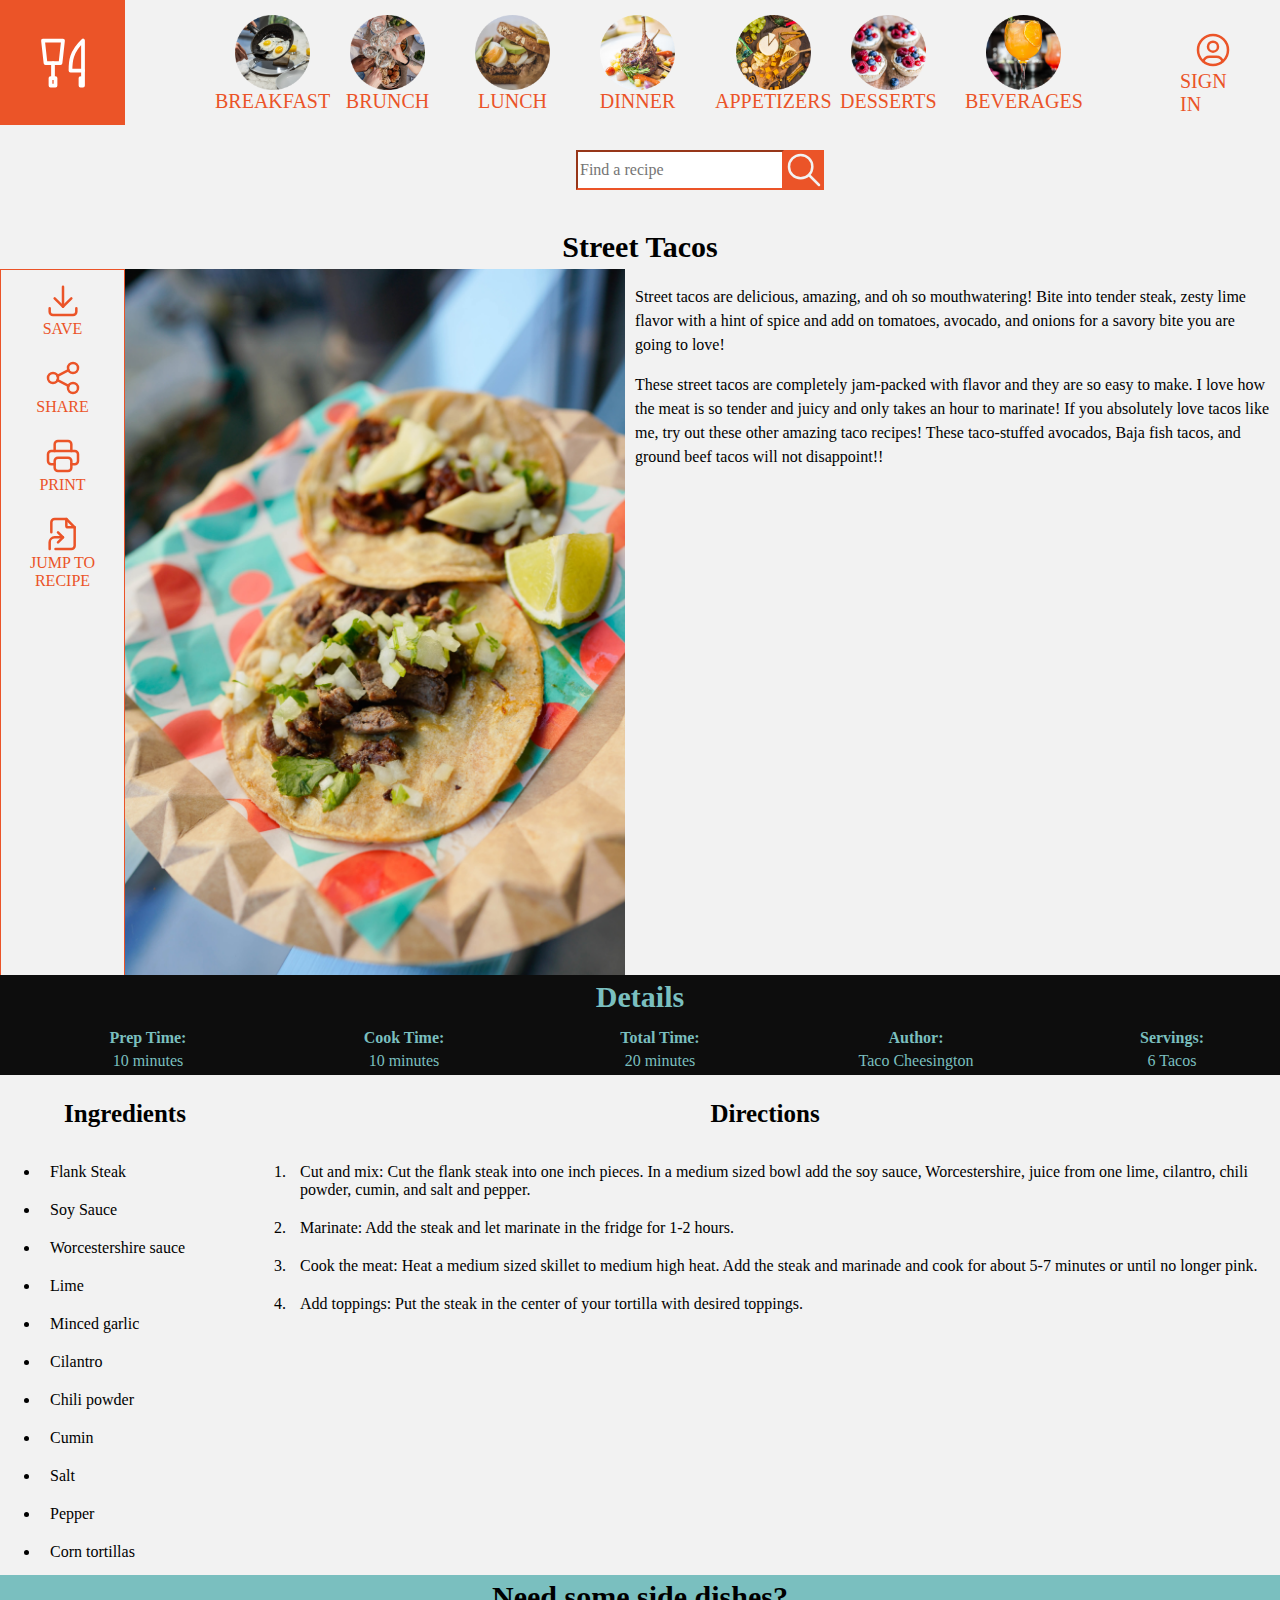
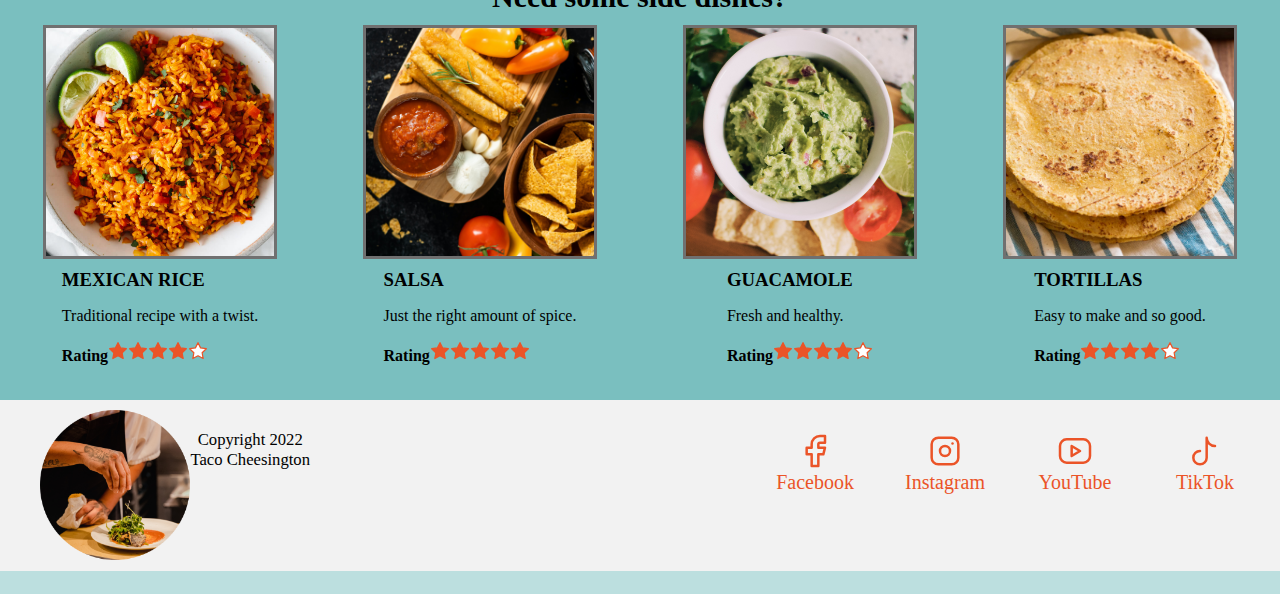
<file: recipe/index.html>
<!DOCTYPE html>
<html lang="en">
  <head>
    <meta charset="UTF-8" />
    <meta http-equiv="X-UA-Compatible" content="IE=edge" />
    <meta name="viewport" content="width=device-width, initial-scale=1.0" />
    <title>Street Tacos</title>

    <link rel="stylesheet" href="styles.css" />
  </head>

  <body>
    <main>
      <h1>Good Eats - Street Tacos</h1>
      <article>
        <h2>Street Tacos</h2>
        <div class="article-content">
          <ul>
            <li>
              <a href="#">
                <svg
                  xmlns="http://www.w3.org/2000/svg"
                  class="icon icon-tabler icon-tabler-download"
                  width="40"
                  height="40"
                  viewBox="0 0 24 24"
                  stroke-width="1.5"
                  stroke="#EB5428"
                  fill="none"
                  stroke-linecap="round"
                  stroke-linejoin="round"
                >
                  <path stroke="none" d="M0 0h24v24H0z" fill="none" />
                  <path d="M4 17v2a2 2 0 0 0 2 2h12a2 2 0 0 0 2 -2v-2" />
                  <polyline points="7 11 12 16 17 11" />
                  <line x1="12" y1="4" x2="12" y2="16" />
                </svg>
                Save</a
              >
            </li>
            <li>
              <a href="#">
                <svg
                  xmlns="http://www.w3.org/2000/svg"
                  class="icon icon-tabler icon-tabler-share"
                  width="40"
                  height="40"
                  viewBox="0 0 24 24"
                  stroke-width="1.5"
                  stroke="#EB5428"
                  fill="none"
                  stroke-linecap="round"
                  stroke-linejoin="round"
                >
                  <path stroke="none" d="M0 0h24v24H0z" fill="none" />
                  <circle cx="6" cy="12" r="3" />
                  <circle cx="18" cy="6" r="3" />
                  <circle cx="18" cy="18" r="3" />
                  <line x1="8.7" y1="10.7" x2="15.3" y2="7.3" />
                  <line x1="8.7" y1="13.3" x2="15.3" y2="16.7" />
                </svg>
                Share</a
              >
            </li>
            <li>
              <a href="#">
                <svg
                  xmlns="http://www.w3.org/2000/svg"
                  class="icon icon-tabler icon-tabler-printer"
                  width="40"
                  height="40"
                  viewBox="0 0 24 24"
                  stroke-width="1.5"
                  stroke="#EB5428"
                  fill="none"
                  stroke-linecap="round"
                  stroke-linejoin="round"
                >
                  <path stroke="none" d="M0 0h24v24H0z" fill="none" />
                  <path
                    d="M17 17h2a2 2 0 0 0 2 -2v-4a2 2 0 0 0 -2 -2h-14a2 2 0 0 0 -2 2v4a2 2 0 0 0 2 2h2"
                  />
                  <path d="M17 9v-4a2 2 0 0 0 -2 -2h-6a2 2 0 0 0 -2 2v4" />
                  <rect x="7" y="13" width="10" height="8" rx="2" />
                </svg>
                Print</a
              >
            </li>
            <li>
              <a href="#recipe">
                <svg
                  xmlns="http://www.w3.org/2000/svg"
                  class="icon icon-tabler icon-tabler-file-symlink"
                  width="40"
                  height="40"
                  viewBox="0 0 24 24"
                  stroke-width="1.5"
                  stroke="#EB5428"
                  fill="none"
                  stroke-linecap="round"
                  stroke-linejoin="round"
                >
                  <path stroke="none" d="M0 0h24v24H0z" fill="none" />
                  <path d="M4 21v-4a3 3 0 0 1 3 -3h5" />
                  <path d="M9 17l3 -3l-3 -3" />
                  <path d="M14 3v4a1 1 0 0 0 1 1h4" />
                  <path
                    d="M5 11v-6a2 2 0 0 1 2 -2h7l5 5v11a2 2 0 0 1 -2 2h-9.5"
                  />
                </svg>
                Jump to Recipe</a
              >
            </li>
          </ul>
          <img src="images/street-tacos.png" alt="Street Tacos " />
          <div>
            <p>
              Street tacos are delicious, amazing, and oh so mouthwatering! Bite
              into tender steak, zesty lime flavor with a hint of spice and add
              on tomatoes, avocado, and onions for a savory bite you are going
              to love!
            </p>
            <p>
              These street tacos are completely jam-packed with flavor and they
              are so easy to make. I love how the meat is so tender and juicy
              and only takes an hour to marinate! If you absolutely love tacos
              like me, try out these other amazing taco recipes! These
              taco-stuffed avocados, Baja fish tacos, and ground beef tacos will
              not disappoint!!
            </p>
          </div>
        </div>
      </article>
      <section id="details">
        <h2>Details</h2>
        <ul>
          <li><span>Prep Time:</span> <span>10 minutes</span></li>
          <li><span>Cook Time:</span> <span>10 minutes</span></li>
          <li><span>Total Time:</span> <span>20 minutes</span></li>
          <li><span>Author:</span> <span>Taco Cheesington</span></li>
          <li><span>Servings:</span> <span>6 Tacos</span></li>
        </ul>
      </section>
      <div id="recipe">
        <section>
          <h3>Ingredients</h3>
          <ul>
            <li>Flank Steak</li>
            <li>Soy Sauce</li>
            <li>Worcestershire sauce</li>
            <li>Lime</li>
            <li>Minced garlic</li>
            <li>Cilantro</li>
            <li>Chili powder</li>
            <li>Cumin</li>
            <li>Salt</li>
            <li>Pepper</li>
            <li>Corn tortillas</li>
          </ul>
        </section>
        <section>
          <h3>Directions</h3>
          <ol>
            <li>
              Cut and mix: Cut the flank steak into one inch pieces. In a medium
              sized bowl add the soy sauce, Worcestershire, juice from one lime,
              cilantro, chili powder, cumin, and salt and pepper.
            </li>
            <li>
              Marinate: Add the steak and let marinate in the fridge for 1-2
              hours.
            </li>
            <li>
              Cook the meat: Heat a medium sized skillet to medium high heat.
              Add the steak and marinade and cook for about 5-7 minutes or until
              no longer pink.
            </li>
            <li>
              Add toppings: Put the steak in the center of your tortilla with
              desired toppings.
            </li>
          </ol>
        </section>
      </div>

      <aside>
        <h2>Need some side dishes?</h2>
        <div id="side-dish-container">
          <div class="side-dish-list-item">
            <img src="images/mexican-rice.png" alt="Mexican Rice" />
            <dl>
              <dt>Mexican Rice</dt>
              <dd>
                <p>Traditional recipe with a twist.</p>
              </dd>
              <dd>
                <span class="rating-4"
                  >Rating<span></span><span></span><span></span><span></span
                  ><span></span
                ></span>
              </dd>
            </dl>
          </div>
          <div class="side-dish-list-item">
            <img src="images/salsa.png" alt="salsa" />
            <dl>
              <dt>Salsa</dt>
              <dd><p>Just the right amount of spice.</p></dd>
              <dd>
                <span class="rating-5"
                  >Rating<span></span><span></span><span></span><span></span
                  ><span></span
                ></span>
              </dd>
            </dl>
          </div>
          <div class="side-dish-list-item">
            <img src="images/guacamole.png" alt="Guacamole" />
            <dl>
              <dt>Guacamole</dt>
              <dd><p>Fresh and healthy.</p></dd>
              <dd>
                <span class="rating-4"
                  >Rating<span></span><span></span><span></span><span></span
                  ><span></span
                ></span>
              </dd>
            </dl>
          </div>
          <div class="side-dish-list-item">
            <img src="images/tortillas.png" alt="Tortillas" />
            <dl>
              <dt>Tortillas</dt>
              <dd><p>Easy to make and so good.</p></dd>
              <dd>
                <span class="rating-4"
                  >Rating<span></span><span></span><span></span><span></span
                  ><span></span
                ></span>
              </dd>
            </dl>
          </div>
        </div>
      </aside>
    </main>

    <header>
      <nav>
        <input type="checkbox" name="checkbox" id="dropdown" />

        <ul>
          <li id="menu">
            <label for="dropdown">
              <a>
                <svg
                  xmlns="http://www.w3.org/2000/svg"
                  width="40"
                  height="40"
                  style="enable-background: new 0 0 40 40"
                  xml:space="preserve"
                >
                  <path
                    d="M36 17.6c.1 1.8.1 3.6.1 5.4.1 2.7 0 5.5-.9 8-.5 1.4-1.3 2.6-2.4 3.6-3.3 2.7-6 2.4-12.6 2.4-4.6 0-9.2.2-12.2-1.9-2.5-1.8-3.6-4.2-3.8-7.1-.2-3.6.1-7.2.1-10.8 0-2.6.6-5.1 1.9-7.4 2.5-4.5 7.3-7.5 12.4-8 .4-.1.9-.1 1.4-.1 5.2 0 10.1 2.6 13 6.8 1 1.5 1.8 3.1 2.3 4.9.4 1.3.6 2.7.7 4.2z"
                    style="
                      fill: none;
                      stroke: #eb5428;
                      stroke-width: 2;
                      stroke-miterlimit: 10;
                    "
                  />
                  <path
                    d="M36.1 22.6c0 .5-.1 1-.5 1.4-.5.7-1.4 1.2-2.6 1.3-2.8.2-5.8.1-8.6.1h-12c-1.3 0-2.6 0-3.8-.1-1.1 0-2.4 0-3.3-.6-.8-.6-1.2-1.4-1.2-2.2 0-.9.3-1.8 1.5-2.3.9-.4 2-.5 3.1-.5 1.4 0 2.8-.1 4.3-.1h14.5c1.2 0 2.3 0 3.5.1 1.7.1 3.3-.1 4.4 1 .3.6.7 1.3.7 1.9z"
                    style="
                      fill: none;
                      stroke: #fff;
                      stroke-width: 2.0832;
                      stroke-miterlimit: 10;
                    "
                  />
                  <path
                    d="M38.5 22.6c0 .9-.2 1.7-.5 2.5-.6 1.3-1.7 2.1-3 2.2-3.3.3-6.7.2-9.9.2H11.2c-1.5 0-3-.1-4.4-.1-1.3-.1-2.8 0-3.8-1-.9-1-1.3-2.5-1.3-3.8 0-1.6.3-3.1 1.7-4 1-.7 2.3-.8 3.5-.8 1.6-.1 3.3-.1 4.9-.1H28.5c1.3 0 2.7 0 4 .1 2 .1 3.8-.1 5.1 1.7.5.9.9 2 .9 3.1z"
                    style="
                      fill: none;
                      stroke: #eb5428;
                      stroke-width: 2.9408;
                      stroke-miterlimit: 10;
                    "
                  />
                </svg>
                Menu
              </a>
            </label>
          </li>
          <li id="home">
            <a href="#">
              <svg
                xmlns="http://www.w3.org/2000/svg"
                class="icon icon-tabler icon-tabler-tools-kitchen"
                width="60"
                height="60"
                viewBox="0 0 24 24"
                stroke-width="1.5"
                stroke="#ffffff"
                fill="none"
                stroke-linecap="round"
                stroke-linejoin="round"
              >
                <path stroke="none" d="M0 0h24v24H0z" fill="none" />
                <path d="M4 3h8l-1 9h-6z" />
                <path d="M7 18h2v3h-2z" />
                <path d="M20 3v12h-5c-.023 -3.681 .184 -7.406 5 -12z" />
                <path d="M20 15v6h-1v-3" />
                <line x1="8" y1="12" x2="8" y2="18" />
              </svg>
              <span style="display: none">Home</span></a
            >
          </li>
          <li class="text-menu">
            <a href="#"
              ><img src="images/breakfast.png" alt="breakfast" /><span
                >Breakfast</span
              ></a
            >
          </li>
          <li class="text-menu">
            <a href="#"
              ><img src="images/brunch.png" alt="brunch" /><span
                >brunch</span
              ></a
            >
          </li>
          <li class="text-menu">
            <a href="#"
              ><img src="images/lunch.png" alt="lunch" /><span>lunch</span></a
            >
          </li>
          <li class="text-menu">
            <a href="#"
              ><img src="images/dinner.png" alt="dinner" /><span
                >dinner</span
              ></a
            >
          </li>
          <li class="text-menu">
            <a href="#"
              ><img src="images/appetizers.png" alt="appetizers" /><span
                >appetizers</span
              ></a
            >
          </li>
          <li class="text-menu">
            <a href="#"
              ><img src="images/desserts.png" alt="desserts" /><span
                >desserts</span
              ></a
            >
          </li>
          <li class="text-menu">
            <a href="#"
              ><img src="images/beverages.png" alt="beverages" /><span
                >beverages</span
              ></a
            >
          </li>
          <li id="sign-in">
            <a href="#">
              <svg
                xmlns="http://www.w3.org/2000/svg"
                class="icon icon-tabler icon-tabler-user-circle"
                width="40"
                height="40"
                viewBox="0 0 24 24"
                stroke-width="1.5"
                stroke="#ffffff"
                fill="none"
                stroke-linecap="round"
                stroke-linejoin="round"
              >
                <path stroke="none" d="M0 0h24v24H0z" fill="none" />
                <circle cx="12" cy="12" r="9" />
                <circle cx="12" cy="10" r="3" />
                <path
                  d="M6.168 18.849a4 4 0 0 1 3.832 -2.849h4a4 4 0 0 1 3.834 2.855"
                />
              </svg>
              <span>Sign In</span></a
            >
          </li>
        </ul>
      </nav>
      <div class="search">
        <input
          type="search"
          placeholder="Find a recipe"
          name="search"
          id="search"
        />
        <svg
          xmlns="http://www.w3.org/2000/svg"
          class="icon icon-tabler icon-tabler-search"
          width="40"
          height="40"
          viewBox="0 0 24 24"
          stroke-width="1.5"
          stroke="#EB5428"
          fill="none"
          stroke-linecap="round"
          stroke-linejoin="round"
        >
          <path stroke="none" d="M0 0h24v24H0z" fill="none" />
          <circle cx="10" cy="10" r="7" />
          <line x1="21" y1="21" x2="15" y2="15" />
        </svg>
      </div>
    </header>
    <footer>
      <h2>Connect</h2>
      <section id="social" class="social-media">
        <h3>Social Media Links</h3>
        <ul>
          <li>
            <a href="https://facebook.com">
              <svg
                xmlns="http://www.w3.org/2000/svg"
                class="icon icon-tabler icon-tabler-brand-facebook"
                width="40"
                height="40"
                viewBox="0 0 24 24"
                stroke-width="1.5"
                stroke="#EB5428"
                fill="none"
                stroke-linecap="round"
                stroke-linejoin="round"
              >
                <path stroke="none" d="M0 0h24v24H0z" fill="none" />
                <path
                  d="M7 10v4h3v7h4v-7h3l1 -4h-4v-2a1 1 0 0 1 1 -1h3v-4h-3a5 5 0 0 0 -5 5v2h-3"
                />
              </svg>
              <span>Facebook</span></a
            >
          </li>
          <li>
            <a href="https://instagram.com">
              <svg
                xmlns="http://www.w3.org/2000/svg"
                class="icon icon-tabler icon-tabler-brand-instagram"
                width="40"
                height="40"
                viewBox="0 0 24 24"
                stroke-width="1.5"
                stroke="#EB5428"
                fill="none"
                stroke-linecap="round"
                stroke-linejoin="round"
              >
                <path stroke="none" d="M0 0h24v24H0z" fill="none" />
                <rect x="4" y="4" width="16" height="16" rx="4" />
                <circle cx="12" cy="12" r="3" />
                <line x1="16.5" y1="7.5" x2="16.5" y2="7.501" />
              </svg>
              <span>Instagram</span></a
            >
          </li>
          <li>
            <a href="https://youtube.com">
              <svg
                xmlns="http://www.w3.org/2000/svg"
                class="icon icon-tabler icon-tabler-brand-youtube"
                width="40"
                height="40"
                viewBox="0 0 24 24"
                stroke-width="1.5"
                stroke="#EB5428"
                fill="none"
                stroke-linecap="round"
                stroke-linejoin="round"
              >
                <path stroke="none" d="M0 0h24v24H0z" fill="none" />
                <rect x="3" y="5" width="18" height="14" rx="4" />
                <path d="M10 9l5 3l-5 3z" />
              </svg>
              <span>YouTube</span></a
            >
          </li>
          <li>
            <a href="https://tiktok.com">
              <svg
                xmlns="http://www.w3.org/2000/svg"
                class="icon icon-tabler icon-tabler-brand-tiktok"
                width="40"
                height="40"
                viewBox="0 0 24 24"
                stroke-width="1.5"
                stroke="#EB5428"
                fill="none"
                stroke-linecap="round"
                stroke-linejoin="round"
              >
                <path stroke="none" d="M0 0h24v24H0z" fill="none" />
                <path d="M9 12a4 4 0 1 0 4 4v-12a5 5 0 0 0 5 5" />
              </svg>
              <span>TikTok</span></a
            >
          </li>
        </ul>
      </section>
      <div class="copyright">
        <div>
          <small>Copyright 2022</small>
          <small>Taco Cheesington</small>
        </div>
        <img src="images/taco-cheesington.png" alt="taco chessington" />
      </div>
    </footer>
  </body>
</html>
</file>
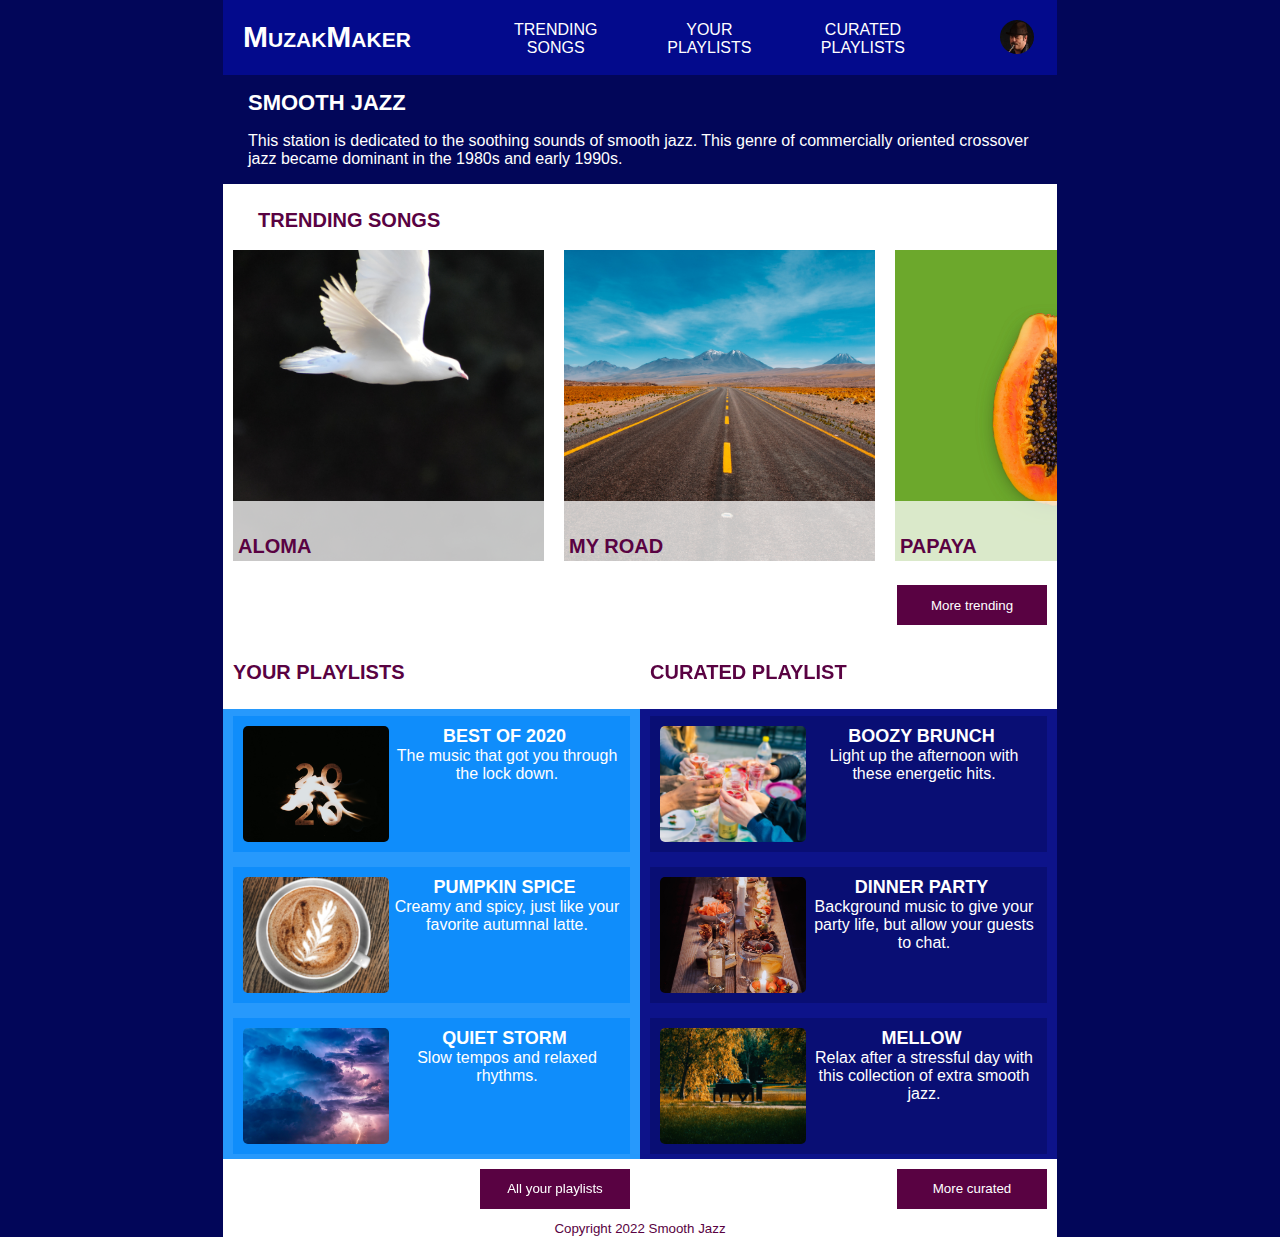
<file: streaming_media/index.html>
<!DOCTYPE html>
<html lang="en">
  <head>
    <meta charset="UTF-8" />
    <meta http-equiv="X-UA-Compatible" content="IE=edge" />
    <meta name="viewport" content="width=device-width, initial-scale=1.0" />
    <title>MuzakMaker - Smooth Jazz</title>
    <link rel="stylesheet" href="style.css" />
  </head>
  <body>
    <nav>
      <h2>Main Navigation</h2>
      <input type="checkbox" id="dropdown" />
      <label for="dropdown"><span></span></label>
      <ul>
        <li><a href="#home">MuzakMaker</a></li>
        <li><a href="#trending">TRENDING SONGS</a></li>
        <li><a href="#playlists">YOUR PLAYLISTS</a></li>
        <li><a href="#curated">CURATED PLAYLISTS</a></li>
        <li>
          <a href="user"
            ><img src="images/duke-silver.png" alt="user profile picture"
          /></a>
        </li>
      </ul>
    </nav>
    <header>
      <h1>Smooth Jazz</h1>
      <p>
        This station is dedicated to the soothing sounds of smooth jazz. This
        genre of commercially oriented crossover jazz became dominant in the
        1980s and early 1990s.
      </p>
    </header>
    <main>
      <section id="trending">
        <h2>Trending Songs</h2>
        <div class="scroll">
          <section>
            <div>
              <h3>Aloma</h3>
              <dl>
                <dt>Artist</dt>
                <dd>Cali</dd>
              </dl>
            </div>
            <img
              src="images/aloma-cover.png"
              alt="white dove on black background"
            />
            <audio src="audio/aloma.mp3">
              Your browser does not support the <code>audio</code> element.
            </audio>
          </section>
          <section>
            <div>
              <h3>My Road</h3>
              <dl>
                <dt>Artist</dt>
                <dd>Nesterouk</dd>
              </dl>
            </div>
            <img
              src="images/my-road-cover.png"
              alt="middle of the road in the desert highway"
            />
            <audio src="audio/my-road.mp3">
              Your browser does not support the <code>audio</code> element.
            </audio>
          </section>
          <section>
            <div>
              <h3>Papaya</h3>
              <dl>
                <dt>Artist</dt>
                <dd>Dredstudio</dd>
              </dl>
            </div>
            <img src="images/papaya-cover.png" alt="picture of a papaya" />
            <audio src="audio/papaya.mp3">
              Your browser does not support the <code>audio</code> element.
            </audio>
          </section>
          <section>
            <div>
              <h3>Smoothies</h3>
              <dl>
                <dt>Artist</dt>
                <dd>Black Rhomb</dd>
              </dl>
            </div>
            <img
              src="images/smoothies-cover.png"
              alt="picture of various fruits and a smoothie"
            />
            <audio src="audio/smoothies.mp3">
              Your browser does not support the <code>audio</code> element.
            </audio>
          </section>
          <section>
            <div>
              <h3>Successful Performance</h3>
              <dl>
                <dt>Artist</dt>
                <dd>Ricky Bombino</dd>
              </dl>
            </div>
            <img
              src="images/successful-performance-cover.png"
              alt="picture of man shouting in success"
            />
            <audio src="audio/successful-performance.mp3">
              Your browser does not support the <code>audio</code> element.
            </audio>
          </section>
        </div>
        <button>More trending</button>
      </section>
      <section id="playlist-container">
        <section id="playlists">
          <h2>Your Playlists</h2>
          <div class="playlist-scroll">
            <div class="playlist-item">
              <img
                src="images/best-of-2020-cover.png"
                alt="The music that got you through the lock down."
              />
              <dl>
                <dt>Best of 2020</dt>
                <dd>The music that got you through the lock down.</dd>
              </dl>
            </div>
            <div class="playlist-item">
              <img
                src="images/pumpkin-spice-cover.png"
                alt="Creamy and spicy, just like your favorite autumnal latte."
              />
              <dl>
                <dt>Pumpkin Spice</dt>
                <dd>
                  Creamy and spicy, just like your favorite autumnal latte.
                </dd>
              </dl>
            </div>
            <div class="playlist-item">
              <img
                src="images/quiet-storm-cover.png"
                alt="Slow tempos and relaxed rhythms. "
              />
              <dl>
                <dt>Quiet Storm</dt>
                <dd>Slow tempos and relaxed rhythms.</dd>
              </dl>
            </div>
            <div class="playlist-item">
              <img
                src="images/smooth-jazz-cover.png"
                alt="The pioneers of smooth jazz"
              />
              <dl>
                <dt>Smooth Jazz</dt>
                <dd>The pioneers of smooth jazz</dd>
              </dl>
            </div>
            <div class="playlist-item">
              <img
                src="images/smooth-study-cover.png"
                alt="Background music to keep you going while you study. "
              />
              <dl>
                <dt>Smooth Study</dt>
                <dd>Background music to keep you going while you study.</dd>
              </dl>
            </div>
          </div>
          <button>All your playlists</button>
        </section>
        <section id="curated">
          <h2>Curated Playlist</h2>
          <div class="playlist-scroll">
            <div class="playlist-item">
              <img
                src="images/boozy-brunch-cover.png"
                alt="Light up the afternoon with these energetic hits. "
              />
              <dl>
                <dt>Boozy Brunch</dt>
                <dd>Light up the afternoon with these energetic hits.</dd>
              </dl>
            </div>
            <div class="playlist-item">
              <img
                src="images/dinner-party-cover.png"
                alt="Background music to give your party life, but allow your guests to chat."
              />
              <dl>
                <dt>Dinner Party</dt>
                <dd>
                  Background music to give your party life, but allow your
                  guests to chat.
                </dd>
              </dl>
            </div>
            <div class="playlist-item">
              <img
                src="images/mellow-cover.png"
                alt="Relax after a stressful day with this collection of extra smooth jazz."
              />
              <dl>
                <dt>Mellow</dt>
                <dd>
                  Relax after a stressful day with this collection of extra
                  smooth jazz.
                </dd>
              </dl>
            </div>
            <div class="playlist-item">
              <img
                src="images/jazz-chill-cover.png"
                alt="Set the mood with these silky sounds."
              />
              <dl>
                <dt>Jazz and Chill</dt>
                <dd>Set the mood with these silky sounds.</dd>
              </dl>
            </div>
            <div class="playlist-item">
              <img
                src="images/smooth-saxophone-cover.png"
                alt="The greatest collection of your sax favorites."
              />
              <dl>
                <dt>Jazz Saxophone</dt>
                <dd>The greatest collection of your sax favorites.</dd>
              </dl>
            </div>
          </div>
          <button>More curated</button>
        </section>
      </section>
    </main>
    <footer><small>Copyright 2022 Smooth Jazz</small></footer>
  </body>
</html>
</file>
<file: recipe/styles.css>
@import url("https://fonts.google.com/share?selection.family=Bebas%20Neue%7CMontserrat:ital,wght@0,400;0,700;1,400");
body {
  background-color: #f2f2f2;
  margin: 0 auto;
}
@media screen and (max-width: 767px) {
  body {
    width: 414px;
  }
}
@media screen and (min-width: 768px) and (max-width: 1279.98px) {
  body {
    width: 768px;
  }
}
@media screen and (min-width: 1280px) {
  body {
    width: 1280px;
  }
}

footer {
  background-color: #f2f2f2;
}
footer img {
  height: 150px;
}
footer h2,
footer h3 {
  visibility: hidden;
  height: 1px;
  margin: 0;
  padding: 0;
}
footer h2 {
  grid-column-start: 3;
}
footer #social ul {
  display: grid;
  grid-template-columns: 1fr 1fr 1fr 1fr;
}
footer #social ul a {
  color: #eb5428;
  text-decoration: none;
  display: grid;
  justify-items: center;
}
@media screen and (max-width: 767px) {
  footer {
    position: relative;
    top: 150px;
    display: flex;
    flex-direction: column;
    align-items: center;
  }
  footer #social ul {
    width: 414px;
    padding: 0;
  }
  footer .copyright {
    grid-column-start: 1;
    grid-row-start: 1;
    display: flex;
    flex-direction: column-reverse;
    padding: 25px;
    align-items: center;
  }
  footer .copyright img {
    width: 150px;
  }
  footer .copyright > div {
    display: flex;
    flex-direction: column;
    text-align: center;
  }
}
@media screen and (min-width: 768px) and (max-width: 1279.98px) {
  footer {
    position: relative;
    top: 200px;
    display: grid;
  }
  footer .copyright {
    grid-column-start: 1;
    grid-row-start: 1;
    display: flex;
    flex-direction: column-reverse;
    padding: 25px;
    align-items: center;
  }
  footer .copyright img {
    width: 150px;
  }
  footer .copyright > div {
    display: flex;
    flex-direction: column;
    text-align: center;
  }
  footer #social {
    grid-column-start: 3;
    grid-row-start: 1;
  }
}
@media screen and (min-width: 1280px) {
  footer {
    padding: 10px;
    position: relative;
    top: 50px;
    display: grid;
  }
  footer .copyright {
    grid-column-start: 1;
    grid-row-start: 1;
    display: flex;
    flex-direction: row-reverse;
    width: 300px;
  }
  footer .copyright img {
    grid-column-start: 1;
    grid-row-start: 1;
  }
  footer .copyright div {
    grid-column-start: 2;
    grid-row-start: 1;
    display: flex;
    flex-direction: column;
    text-align: center;
    padding-top: 20px;
  }
  footer #social {
    grid-column-start: 3;
    grid-row-start: 1;
  }
}

html {
  background-color: rgba(122, 191, 191, 0.5);
}

nav {
  background-color: #f2f2f2;
  height: 125px;
}
nav ul {
  padding: 0;
  margin: 0;
}
nav ul li {
  text-transform: uppercase;
  display: grid;
  gap: 0;
  width: 125px;
  height: 125px;
}
nav ul li a, nav ul li#home {
  display: grid;
  align-items: center;
  justify-items: center;
}
nav ul li a {
  text-decoration: none;
  color: #eb5428;
  margin: 15px;
}
nav ul li img {
  height: 75px;
  width: 75px;
}
nav ul li#home {
  background-color: #eb5428;
}
nav ul li#sign-in {
  justify-self: end;
}
nav ul li#sign-in svg {
  stroke: #eb5428;
}
nav ul li#sign-in a {
  margin: 30px;
}

@media screen and (max-width: 767px) {
  nav {
    position: absolute;
    height: 125px;
    top: 0;
    width: 414px;
  }
  nav ul {
    display: grid;
  }
  nav ul li {
    display: none;
    height: 75px;
  }
  nav ul li#menu {
    display: initial;
    grid-column-start: 1;
    grid-row-start: 1;
  }
  nav ul li#home {
    display: initial;
    grid-column-start: 2;
    grid-row-start: 1;
    grid-column-end: 3;
    width: 164px;
  }
  nav ul li#sign-in {
    display: initial;
    grid-column-start: 4;
    grid-row-start: 1;
  }
  nav ul li#sign-in a {
    margin: 10px;
  }
  nav ul li a {
    margin: 10px;
  }
}
@media screen and (min-width: 768px) and (max-width: 1279.98px) {
  nav {
    width: 768px;
    height: 200px;
    position: absolute;
    top: 0;
  }
  nav ul {
    display: grid;
    grid-template-columns: 1fr 1fr 1fr 1fr 1fr 1fr 1fr;
    gap: 5px;
  }
  nav ul li {
    height: 75px;
    width: 75px;
    grid-row-start: 2;
  }
  nav ul li#menu {
    display: none;
  }
  nav ul li#home {
    grid-row-start: 1;
  }
  nav ul li#home svg {
    height: 100%;
    width: 100%;
  }
  nav ul li#sign-in {
    position: absolute;
    top: 0;
    grid-row-start: 1;
  }
  nav ul li#sign-in a {
    margin: 10px;
  }
}
@media screen and (min-width: 1280px) {
  nav {
    position: absolute;
    top: 0;
    width: 1280px;
  }
  nav ul {
    display: grid;
    grid-template-columns: 200px 125px 125px 125px 125px 125px 125px 125px 200px;
  }
  nav ul li#menu {
    display: none;
  }
}
main {
  position: relative;
  display: grid;
}
main h1 {
  visibility: hidden;
  height: 1px;
}
main h2 {
  padding: 0;
  margin: 5px;
  text-align: center;
}
main a {
  text-decoration: none;
  color: #eb5428;
}
main #recipe ul {
  list-style: initial;
}
main aside {
  background-color: #7abfbf;
}
main aside h3 {
  margin: 0;
}
main aside #side-dish-container dl dd:last-child {
  font-weight: bold;
}
main #details ul li :first-child {
  font-weight: bold;
}
main .article-content {
  display: grid;
}
main .article-content ul {
  padding: 0;
}
main .article-content ul li a {
  text-transform: uppercase;
  text-decoration: none;
  color: #eb5428;
  display: flex;
  flex-direction: column;
  align-items: center;
  text-align: center;
}
main .article-content p {
  line-height: 1.5em;
}
@media screen and (max-width: 1279.98px) {
  main {
    top: 200px;
    display: flex;
    flex-direction: column;
  }
  main .article-content {
    grid-template-rows: 0 1152px 300px;
  }
  main .article-content img {
    width: 768px;
  }
  main .article-content ul {
    display: grid;
    grid-template-columns: 1fr 1fr 1fr 1fr;
    position: relative;
    top: 0;
    margin: 0;
  }
  main .article-content ul li {
    height: 100px;
    padding-top: 25px;
    background-color: rgba(255, 255, 255, 0.5);
  }
  main .article-content > div {
    padding: 5px;
  }
  main #details ul {
    text-align: center;
    padding: 0;
  }
  main #recipe {
    display: grid;
    grid-template-columns: 250px calc(100% - 250px);
    text-align: center;
  }
  main #recipe li {
    padding: 10px;
    text-align: left;
  }
  main aside #side-dish-container {
    text-align: left;
    display: grid;
    grid-template-columns: 1fr 1fr;
  }
  main aside #side-dish-container .side-dish-list-item {
    display: grid;
    grid-template-columns: 100px calc(100% - 100px);
    padding-top: 15px;
    padding-bottom: 15px;
    gap: 10px;
  }
  main aside #side-dish-container .side-dish-list-item img {
    width: 100px;
  }
  main aside #side-dish-container .side-dish-list-item h3 {
    margin: 0;
  }
  main aside #side-dish-container .side-dish-list-item dl {
    display: grid;
    grid-template-rows: 1fr 1fr 1fr;
    margin: 0;
    height: 100px;
  }
  main aside #side-dish-container .side-dish-list-item dl dt,
main aside #side-dish-container .side-dish-list-item dl dd {
    margin: 0;
    padding: 0;
  }
}
@media screen and (min-width: 1280px) {
  main {
    grid-template-rows: 100px 750px 100px 500px 500px;
    top: 125px;
  }
  main .article-content {
    display: grid;
    grid-template-columns: 125px 500px 655px;
  }
  main .article-content img {
    width: 500px;
  }
  main .article-content div {
    padding-left: 10px;
    padding-right: 10px;
  }
  main .article-content div p {
    line-height: 1.5em;
  }
  main .article-content > ul {
    margin: 0;
    border-color: #eb5428;
    border-width: 1px;
    border-style: solid;
    display: flex;
    flex-direction: column;
  }
  main .article-content > ul li {
    padding: 10px;
  }
  main #details {
    display: grid;
    background-color: #0d0d0d;
    color: #7abfbf;
    justify-items: center;
  }
  main #details ul {
    width: 100%;
    margin: 0;
    text-align: center;
    display: grid;
    grid-template-columns: 1fr 1fr 1fr 1fr 1fr;
  }
  main #details ul li {
    display: grid;
  }
  main #recipe {
    display: grid;
    grid-template-columns: 250px calc(100% - 250px);
    text-align: center;
  }
  main #recipe li {
    padding: 10px;
    text-align: left;
  }
  main aside {
    display: grid;
    justify-items: center;
    grid-template-rows: 40px 460px;
    height: 500px;
  }
  main aside #side-dish-container {
    display: grid;
    grid-template-columns: 1fr 1fr 1fr 1fr;
    width: 100%;
  }
  main aside #side-dish-container .side-dish-list-item {
    justify-self: center;
    height: 460px;
    text-align: left;
    display: flex;
    flex-direction: column;
    align-items: center;
  }
  main aside #side-dish-container .side-dish-list-item img {
    padding-left: 0px;
  }
  main aside #side-dish-container .side-dish-list-item > * {
    margin: 10px;
    padding-left: 10px;
  }
  main aside #side-dish-container .side-dish-list-item dl {
    padding: 0;
    margin: 0;
  }
  main aside #side-dish-container .side-dish-list-item dl dt,
main aside #side-dish-container .side-dish-list-item dl dd {
    margin: 0;
  }
}
@media screen and (max-width: 767px) {
  main {
    top: 125px;
  }
  main .article-content {
    grid-template-rows: 125px 621px 300px;
  }
  main .article-content img {
    width: 414px;
  }
  main #details {
    padding-left: 10px;
  }
  main #details ul {
    text-align: left;
  }
  main #recipe {
    display: flex;
    flex-direction: column;
  }
  main aside #side-dish-container {
    display: flex;
    flex-direction: column;
    padding-left: 10px;
  }
}

h1,
h2,
h3,
nav a,
nav span,
figcaption,
menu li,
#social li,
footer {
  font-family: "Bebas Neue";
}

p,
dd,
li,
nav,
input {
  font-family: "Montserrat Regular";
}

dt {
  font-family: "Montserrat Bold";
  font-weight: bold;
  text-transform: uppercase;
  font-size: 1.17em !important;
}

h1 {
  font-size: 40px;
}

h2 {
  font-size: 30px;
}

h3 {
  font-size: 25px;
}

nav a,
nav span,
figcaption,
menu li,
#social li,
footer {
  font-size: 20px;
}

p,
dd,
li,
nav,
input,
dt {
  font-size: 16px;
}

ul {
  list-style: none;
}

.search {
  position: absolute;
  top: 150px;
  left: 45%;
  display: flex;
  flex-direction: row;
}
.search input {
  height: 40px;
  border-color: #eb5428;
  border-width: 2px;
}
.search svg {
  stroke: #f2f2f2;
  background-color: #eb5428;
}
@media screen and (max-width: 767px) {
  .search {
    top: 100px;
    left: 35%;
  }
}
@media screen and (min-width: 768px) and (max-width: 1279.98px) {
  .search {
    top: 25px;
    right: 30%;
    left: unset;
  }
}
@media screen and (max-width: 767px) {
  input:checked ~ ul {
    display: flex;
    z-index: 1;
    position: absolute;
    flex-direction: column;
    width: 414px;
    background-color: #f2f2f2;
  }
  input:checked ~ ul #menu {
    top: 0;
  }
  input:checked ~ ul #home {
    top: 0;
    left: 125px;
    position: absolute;
  }
  input:checked ~ ul #sign-in {
    top: 0;
    position: absolute;
    right: 0;
  }
  input:checked ~ ul .text-menu {
    display: flex;
    align-items: center;
    justify-content: center;
    width: 414px;
    text-align: center;
    height: 50px !important;
  }
  input:checked ~ ul .text-menu a {
    margin: 0;
  }
  input:checked ~ ul .text-menu svg,
input:checked ~ ul .text-menu img {
    display: none;
  }
  input:checked ~ ul .text-menu:hover {
    background-color: #eb5428;
  }
  input:checked ~ ul .text-menu:hover a {
    color: #f2f2f2;
  }
}
input[type=checkbox] {
  display: none;
}

.rating-5 span,
.rating-4 span {
  content: url("./star_filled.svg");
  stroke: #eb5428;
}

.rating-4 :last-child {
  content: url("./star.svg");
}

/*# sourceMappingURL=styles.css.map */
</file>
<file: streaming_media/style.css>
.scroll {
  display: grid;
  grid-template-columns: repeat(5, 1fr);
  overflow-x: auto;
  overflow-y: hidden;
}
.scroll section {
  margin: 10px;
  position: relative;
}
.scroll div {
  position: absolute;
  top: 251px;
  background-color: rgba(255, 255, 255, 0.75);
  padding: 5px;
  height: 50px;
  width: 350px;
}

#playlists .playlist-scroll {
  background-color: #2799fc;
}
#playlists .playlist-scroll > div {
  background-color: #0f8dfb;
}

#curated .playlist-scroll {
  background-color: #0d138a;
}
#curated .playlist-scroll > div {
  background-color: #090e74;
}

.playlist-scroll {
  overflow-y: auto;
  overflow-x: hidden;
  grid-template-rows: repeat(5, 1fr);
  display: grid;
  background-color: white;
}
.playlist-scroll > div {
  margin: 7.5px 10px 7.5px 10px;
  display: grid;
  grid-template-columns: 0.5fr 1fr;
  text-align: center;
  gap: 5px;
  padding: 10px;
}
.playlist-scroll > div dl {
  display: flex;
  margin: 0;
  flex-direction: column;
}
.playlist-scroll > div dl dt {
  font-weight: bold;
  font-size: 18px;
  text-transform: uppercase;
}
.playlist-scroll > div dl dd {
  margin-inline-start: 0;
  font-size: 16px;
}

dl {
  display: flex;
}

dt {
  padding-right: 5px;
}

audio {
  position: absolute;
  bottom: 150px;
  left: 5px;
}

.more {
  text-decoration: none;
  background-color: #590242;
  color: #ffffff;
  border-radius: 5px;
  padding: 10px;
  width: 150px;
  display: block;
  text-align: center;
  margin: 10px 0 30px 32px;
}
.more:hover {
  background-color: #020659;
}

audio::-webkit-media-controls-mute-button {
  background-color: #ffffff;
  border-radius: 50%;
}
audio::-webkit-media-controls-play-button {
  background-color: #ffffff;
  border-radius: 50%;
}
audio::-webkit-media-controls-enclosure {
  background-color: rgba(255, 255, 255, 0.5);
}

.scroll::-webkit-scrollbar {
  width: 15px;
}
.scroll::-webkit-scrollbar-track {
  box-shadow: inset 0 0 15px #590242;
}
.scroll::-webkit-scrollbar-thumb {
  background-color: #590242;
  border-radius: 5px;
}
.scroll::-webkit-scrollbar-thumb:hover {
  background-color: #020659;
}

.playlist-scroll::-webkit-scrollbar {
  width: 15px;
}
.playlist-scroll::-webkit-scrollbar-track {
  box-shadow: inset 0 0 15px #090e74;
}
.playlist-scroll::-webkit-scrollbar-thumb {
  background-color: #020659;
  border-radius: 5px;
}
.playlist-scroll::-webkit-scrollbar-thumb:hover {
  background-color: #2799fc;
}

#playlists,
#curated,
#trending {
  display: flex;
  flex-direction: column;
}
#playlists::-webkit-scrollbar-track,
#curated::-webkit-scrollbar-track,
#trending::-webkit-scrollbar-track {
  box-shadow: inset 0 0 15px #020659;
}
#playlists::-webkit-scrollbar-thumb,
#curated::-webkit-scrollbar-thumb,
#trending::-webkit-scrollbar-thumb {
  background-color: #020659;
  border-radius: 5px;
}
#playlists::-webkit-scrollbar-thumb:hover,
#curated::-webkit-scrollbar-thumb:hover,
#trending::-webkit-scrollbar-thumb:hover {
  background-color: #ffffff;
}
#playlists .playlist-scroll,
#curated .playlist-scroll,
#trending .playlist-scroll {
  height: 450px;
}
#playlists h2,
#curated h2,
#trending h2 {
  margin-left: 10px;
}
#playlists button,
#curated button,
#trending button {
  width: 150px;
  height: 40px;
  margin: 10px;
  color: #ffffff;
  background-color: #590242;
  border-style: none;
  padding: 5px;
}
#playlists button:hover,
#curated button:hover,
#trending button:hover {
  background-color: #020659;
}

body {
  font-family: Optima, sans-serif;
  color: #ffffff;
}

h1 {
  font-size: 22px;
}

h1,
h2,
h3 {
  font-weight: bold;
  text-transform: uppercase;
}

h2,
h3 {
  font-size: 20px;
  color: #590242;
  line-height: 2em;
}

footer {
  background-color: white;
  color: #590242;
  text-align: center;
}

html {
  background-color: #020659;
}

body {
  max-width: 834px;
  width: 90%;
  margin: 0 auto;
  display: flex;
  flex-direction: column;
}

nav {
  height: 75px;
  background-color: #030a8c;
  top: 0;
  z-index: 1;
  text-transform: uppercase;
}
nav h2 {
  visibility: hidden;
  height: 1px;
}
@media screen and (min-width: 834px) {
  nav ul {
    text-align: center;
  }
  nav ul li a {
    color: #ffffff;
    text-decoration: none;
  }
  nav ul li a[href="#home"] {
    left: 0;
    top: 0;
  }
}

main {
  background-color: #ffffff;
}

ul {
  overflow: hidden;
  max-height: 0;
  transition: max-height 0.2s ease-out;
  list-style: none;
  margin: 0;
  padding: 0;
  background-color: #2104d9;
  max-height: 0;
}

li {
  display: flex;
  align-items: center;
  justify-content: center;
}
li a {
  display: block;
  padding: 20px 20px;
  text-decoration: none;
  color: #ffffff;
}

[href="#home"] {
  text-transform: capitalize;
  font-variant: small-caps;
  font-weight: bold;
  font-size: 30px;
  position: absolute;
  top: 0;
  left: 90px;
}

li:hover,
input:hover {
  background-color: #590242;
}

label {
  cursor: pointer;
  display: inline-block;
  padding: 28px 20px;
  position: relative;
  user-select: none;
}

label span {
  background-color: #ffffff;
  display: block;
  height: 2px;
  position: relative;
  transition: background-color 0.2s ease-out;
  width: 18px;
}

label span:before,
label span:after {
  background: #ffffff;
  content: "";
  display: block;
  height: 100%;
  position: absolute;
  transition: all 0.2s ease-out;
  width: 100%;
}

label span:before {
  top: 5px;
}

label span:after {
  top: -5px;
}

input {
  display: none;
}

input:checked ~ ul {
  max-height: 500px;
}

input:checked ~ label span {
  background: transparent;
}

input:checked ~ label span:before {
  transform: rotate(-45deg);
}

input:checked ~ label span:after {
  transform: rotate(45deg);
}

input:checked ~ label:not(.steps) span:before,
input:checked ~ label:not(.steps) span:after {
  top: 0;
}

@media screen and (max-width: 834px) {
  label[for=dropdown] {
    top: -23px;
  }
  ul {
    margin-top: -22px;
  }
}
header,
#trending h2 {
  padding-left: 25px;
  margin-bottom: 0px;
}

@media screen and (min-width: 834px) {
  nav {
    width: 834px;
  }
  ul {
    overflow: visible;
    position: absolute;
    top: 0;
    display: grid;
    grid-template-columns: 1.25fr 0.75fr 0.75fr 0.75fr 0.75fr;
  }
  ul li {
    top: unset !important;
  }
  ul li a {
    display: table-caption;
  }
  label span,
input {
    display: none;
  }
}
#playlist-container {
  grid-template-columns: 1fr 1fr;
  display: grid;
}
@media screen and (max-width: 834px) {
  #playlist-container {
    grid-template-columns: unset;
    grid-template-rows: 1fr 1fr;
    display: block;
  }
  #playlist-container #playlists,
#playlist-container #curated {
    height: auto;
    margin: 0;
  }
  #playlist-container .playlist-scroll {
    grid-template-columns: repeat(5, 1fr);
    grid-template-rows: unset;
    overflow-x: auto;
    overflow-y: hidden;
    height: unset;
  }
  #playlist-container .playlist-scroll .playlist-item {
    grid-template-columns: unset;
    grid-template-rows: 1fr 1fr;
    width: 150px;
  }
}

@media screen and (max-width: 834px) {
  button {
    align-self: flex-start;
  }
}
@media screen and (min-width: 834px) {
  button {
    align-self: flex-end;
  }
}

/*# sourceMappingURL=style.css.map */
</file>
